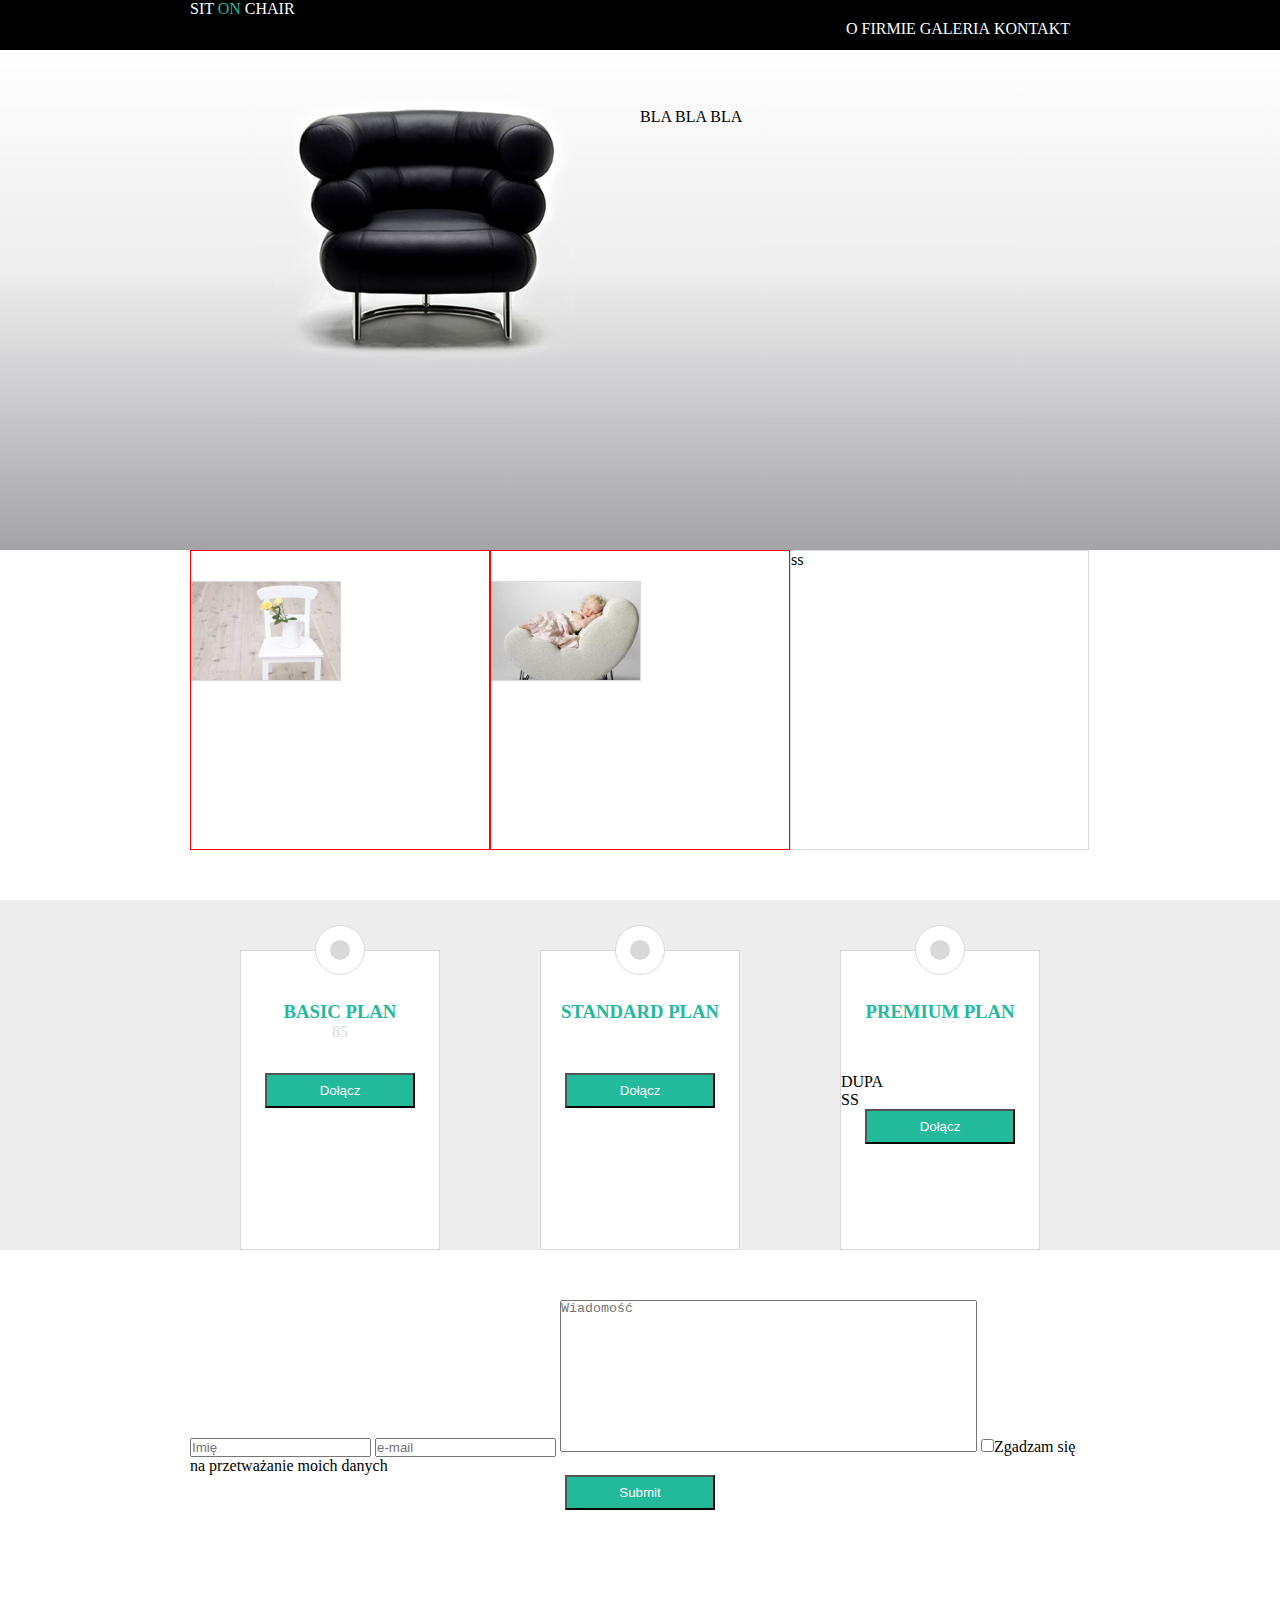
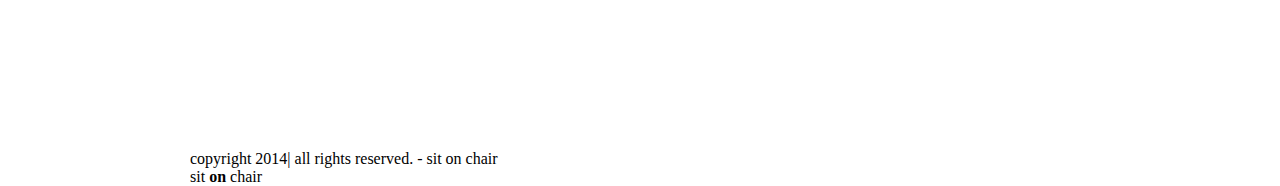
<file: index.html>
<!DOCTYPE html>
<html lang="en">
	<head>
		<head>
	    <meta charset="UTF-8">
	    <meta name="viewport" content="width=device-width, initial-scale=1.0">
	    <title>Warsztat 1</title>
	    <link rel="stylesheet" href="css/style.css">
	</head>
	
	<body>
		<header>
			<div class="container clearfix">
				<div class="logo">SIT <span class="onlogo">ON</span> CHAIR</div>
				<nav>
					<ul>
						<li><a href="#company">O firmie</a></li>
						<li><a href="#gallery">Galeria</a></li>
						<li><a href="#contact">Kontakt</a></li>
					</ul>
				</nav>
			</div>
		</header>
		<section class="sectionone">
			<div class="container clearfix">
				<div class="first-left">
					<img src="./image/black_chair.png" title="" alt=" " />
				</div>
				<div class="first-right">
					<p>bla bla bla</p>	
				</div>			
			</div>
		</section>
		<section id="gallery" class="sectiontwo">
			<div class="container clearfix">
				<div class="second-img"><img src="./image/box1_img.jpg"></div>
				<div class="second-img"><img src="./image/box2_img.jpg"></div>
				<div class="second-right"><p>ss</p></div>
			</div>
		</section>
		<section class="sectionthree">
			<div class="container clearfix">
				<div class="label">
					<div class="circle"></div>
					<div class="circlet"></div>
					<h3>basic plan</h3>
					<div class="price">85</div>
					<p></p>
					<p></p>
					<button>Dołącz</button>
				</div>
				<div class="label">
					<div class="circle"></div>
					<div class="circlet"></div>
					<h3>standard plan</h3>
					<div class="price"></div>
					<p></p>
					<p></p>
					<p></p>
					<button>Dołącz</button>
				</div>
				<div class="label">
					<div class="circle"></div>
					<div class="circlet"></div>
					<h3>premium plan</h3>
					<div class="price"></div>
					<p>dupa</p>
					<p>ss</p>
					<p></p>
					<p></p>
					<button>Dołącz</button>
				</div>
			</div>	
		</section>
		<section id="contact">
			<div class="container clearfix">
				<form>
					<input type="text" name="name" placeholder="Imię">
					<input type="text" name="email" placeholder="e-mail">
					<textarea cols="50" rows="10" placeholder="Wiadomość"></textarea>
					<input type="checkbox" value="aprove">Zgadzam się na przetważanie moich danych
					<input type="submit" name="send" class="button">
				</form>
				<div class="chairimg"></div>
			</div>
		</section>
		<footer class="container clearfix">
			<p>copyright 2014| all rights reserved. - sit on chair</p>
			<div class="socialmedia"></div>
			<p>sit <b>on</b> chair</p>
		</footer>
	</body>
</html>
</file>
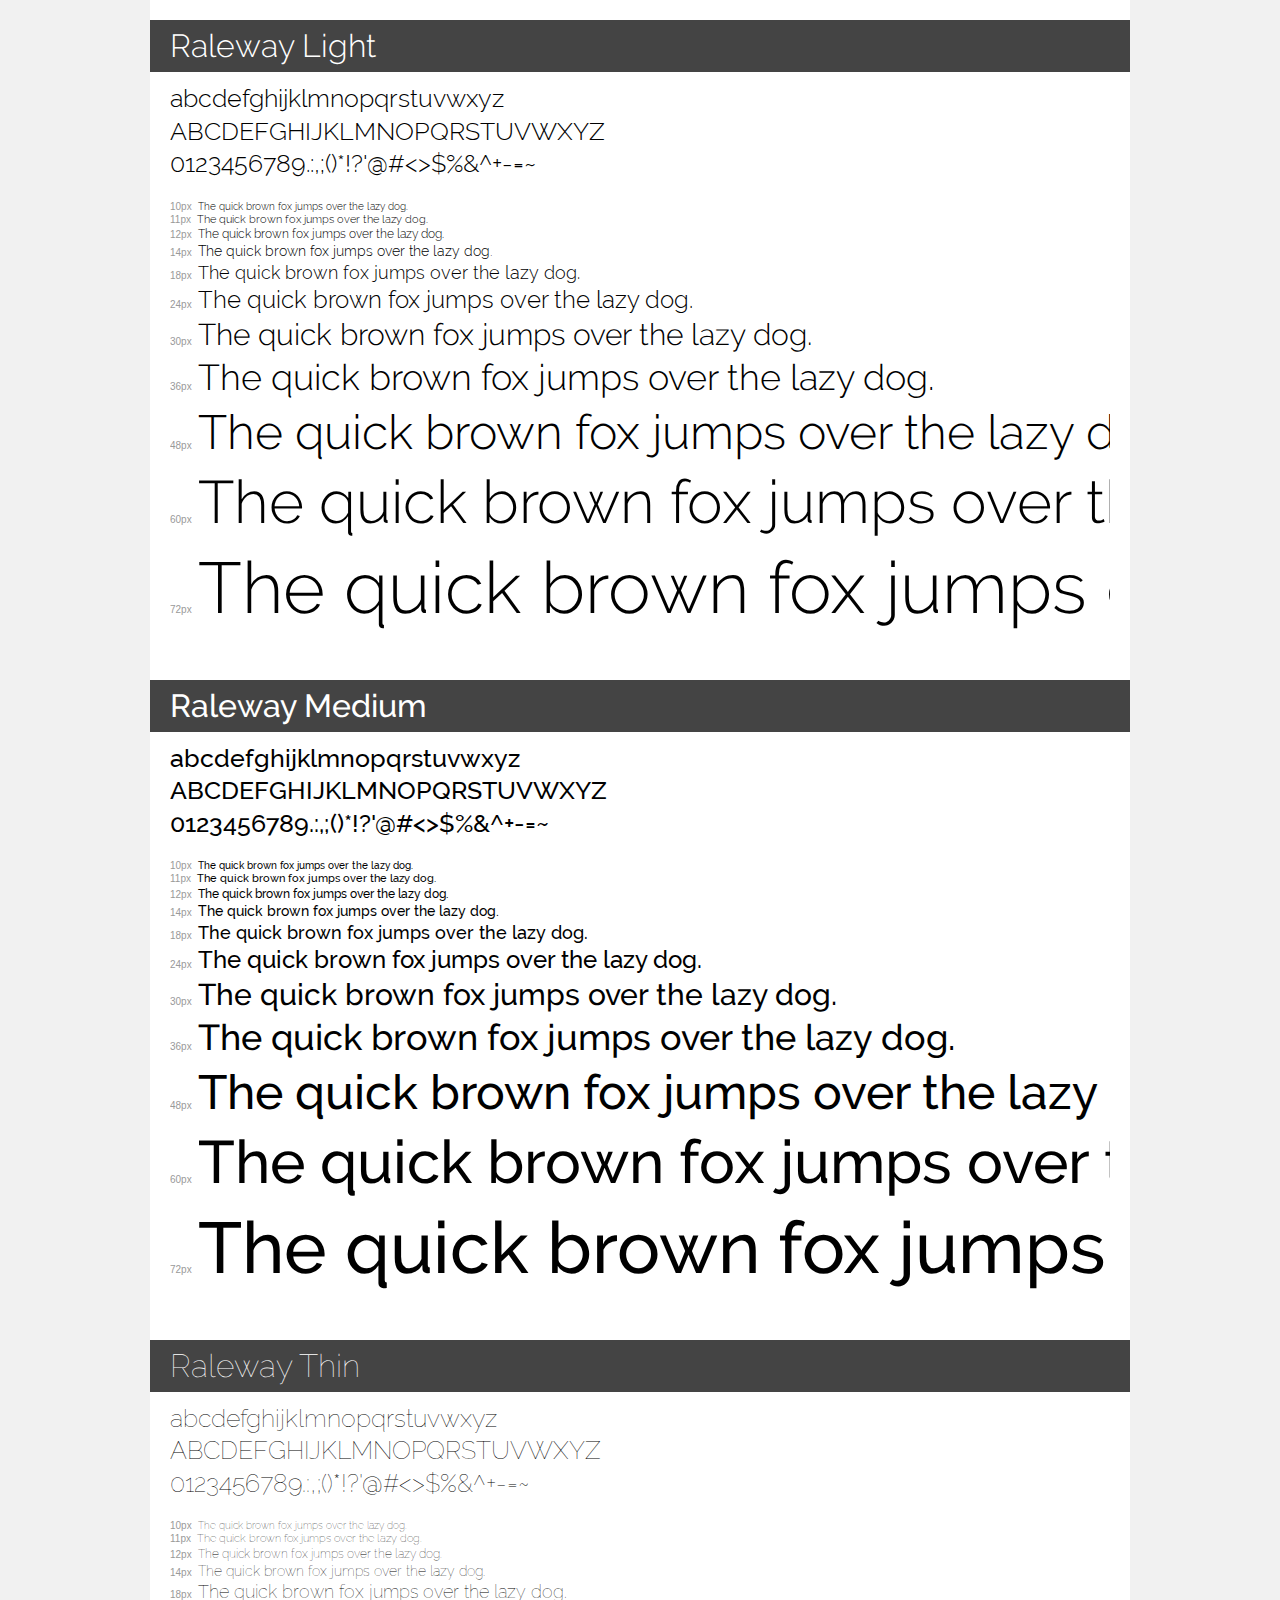
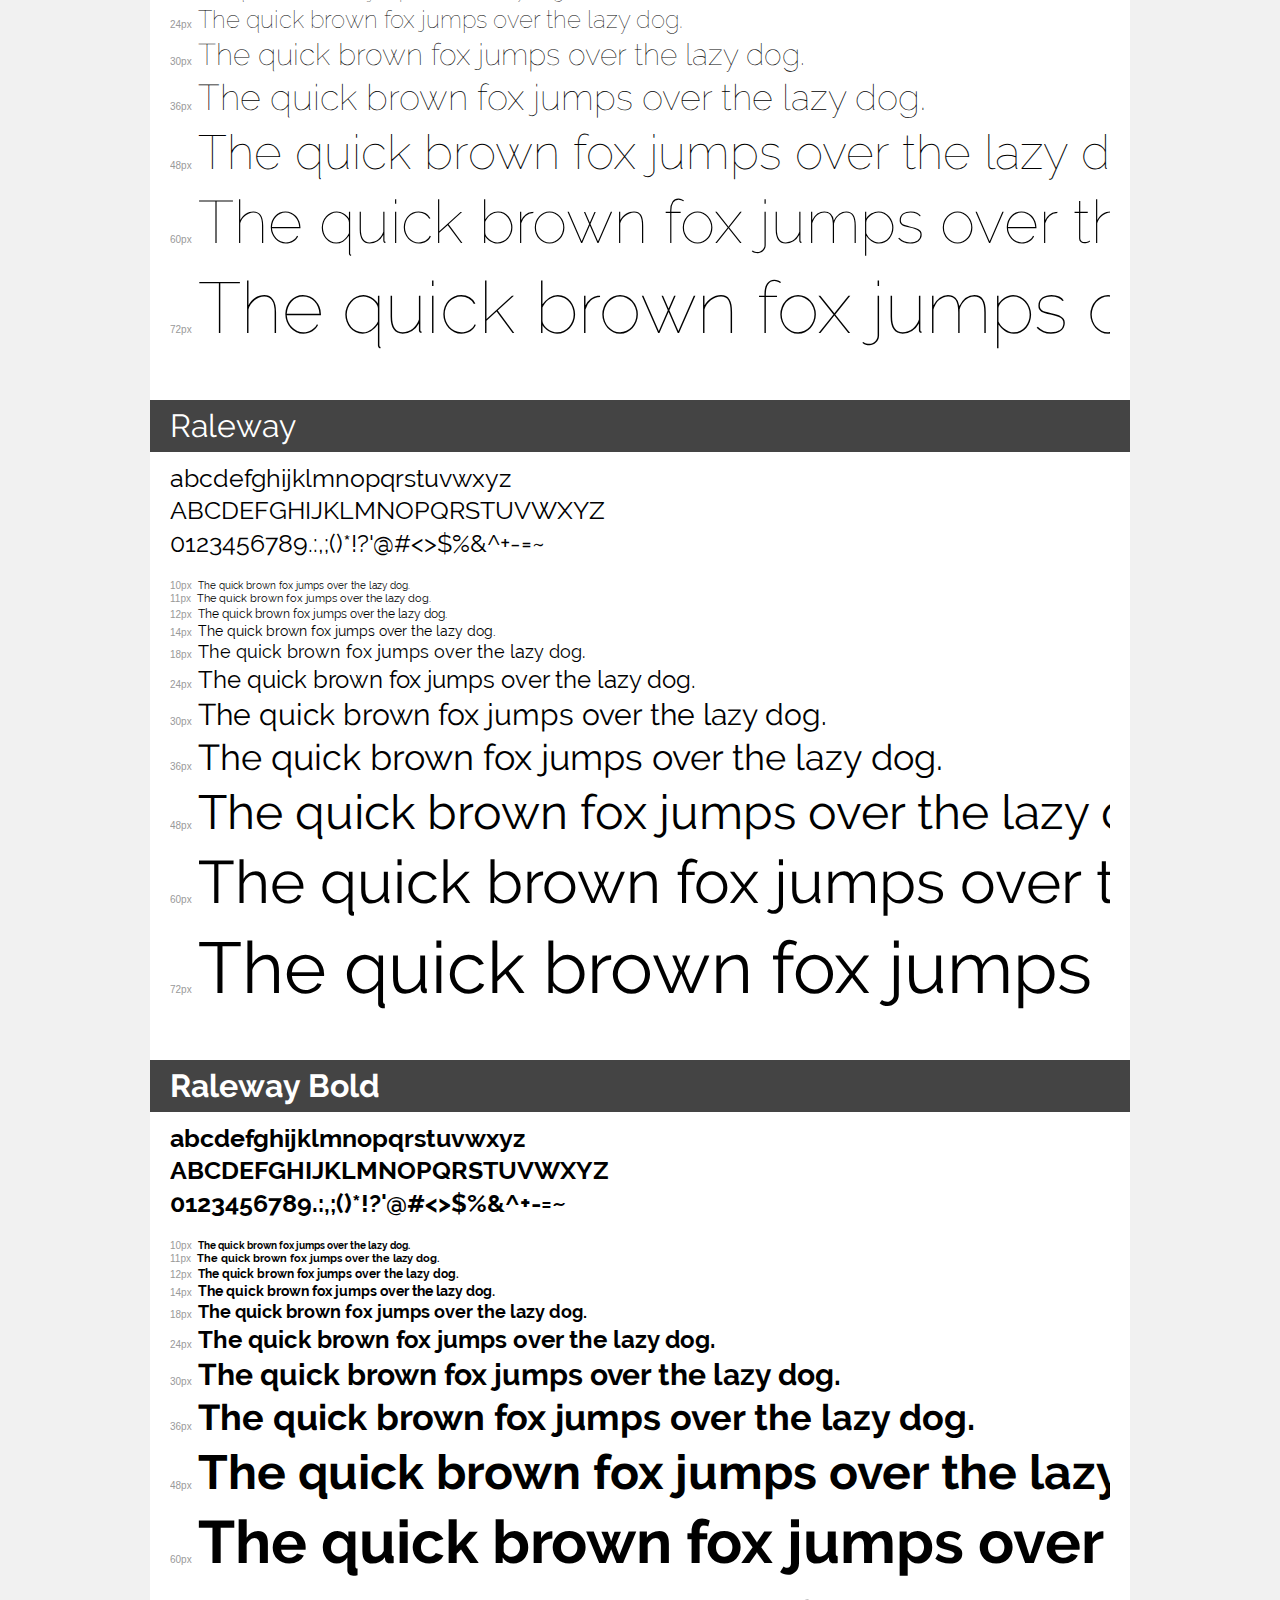
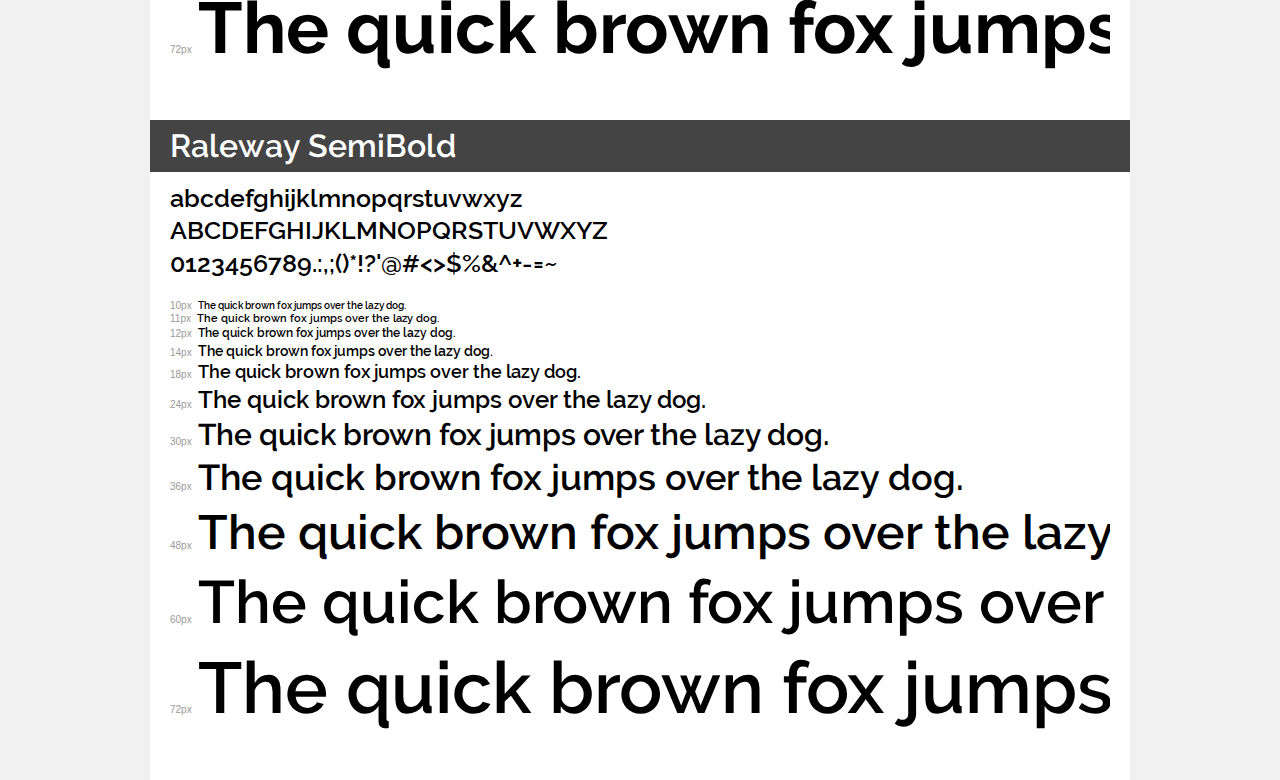
<file: fonts/demo.html>
<!DOCTYPE html>
<html>
<head>
	<meta charset="utf-8">
	<title>Transfonter demo</title>
	<link href="stylesheet.css" rel="stylesheet">
	<style>
		/*
		http://meyerweb.com/eric/tools/css/reset/
		v2.0 | 20110126
		License: none (public domain)
		*/
		html, body, div, span, applet, object, iframe,
		h1, h2, h3, h4, h5, h6, p, blockquote, pre,
		a, abbr, acronym, address, big, cite, code,
		del, dfn, em, img, ins, kbd, q, s, samp,
		small, strike, strong, sub, sup, tt, var,
		b, u, i, center,
		dl, dt, dd, ol, ul, li,
		fieldset, form, label, legend,
		table, caption, tbody, tfoot, thead, tr, th, td,
		article, aside, canvas, details, embed,
		figure, figcaption, footer, header, hgroup,
		menu, nav, output, ruby, section, summary,
		time, mark, audio, video {
			margin: 0;
			padding: 0;
			border: 0;
			font-size: 100%;
			font: inherit;
			vertical-align: baseline;
		}
		/* HTML5 display-role reset for older browsers */
		article, aside, details, figcaption, figure,
		footer, header, hgroup, menu, nav, section {
			display: block;
		}
		body {
			line-height: 1;
		}
		ol, ul {
			list-style: none;
		}
		blockquote, q {
			quotes: none;
		}
		blockquote:before, blockquote:after,
		q:before, q:after {
			content: '';
			content: none;
		}
		table {
			border-collapse: collapse;
			border-spacing: 0;
		}
		/* common styles */
		body {
			background: #f1f1f1;
			color: #000;
		}
		.page {
			background: #fff;
			width: 940px;
			margin: 0 auto;
			padding: 20px 20px 0 20px;
			overflow: hidden;
		}
		.font-container {
			overflow-x: auto;
			overflow-y: hidden;
			margin-bottom: 40px;
			line-height: 1.3;
			white-space: nowrap;
			padding-bottom: 5px;
		}
		h1 {
			position: relative;
			background: #444;
			font-size: 32px;
			color: #fff;
			padding: 10px 20px;
			margin: 0 -20px 10px -20px;
		}
		.letters {
			font-size: 25px;
			margin-bottom: 20px;
		}
		.s10:before {
			content: '10px';
		}
		.s11:before {
			content: '11px';
		}
		.s12:before {
			content: '12px';
		}
		.s14:before {
			content: '14px';
		}
		.s18:before {
			content: '18px';
		}
		.s24:before {
			content: '24px';
		}
		.s30:before {
			content: '30px';
		}
		.s36:before {
			content: '36px';
		}
		.s48:before {
			content: '48px';
		}
		.s60:before {
			content: '60px';
		}
		.s72:before {
			content: '72px';
		}
		.s10:before, .s11:before, .s12:before, .s14:before,
		.s18:before, .s24:before, .s30:before, .s36:before,
		.s48:before, .s60:before, .s72:before {
			font-family: Arial, sans-serif;
			font-size: 10px;
			font-weight: normal;
			font-style: normal;
			color: #999;
			padding-right: 6px;
		}
		/* fonts demo styles */
		.demo-0 {
			font-family: 'Raleway';
			font-weight: 300;
			font-style: normal;
		}
		.demo-1 {
			font-family: 'Raleway';
			font-weight: 500;
			font-style: normal;
		}
		.demo-2 {
			font-family: 'Raleway';
			font-weight: 100;
			font-style: normal;
		}
		.demo-3 {
			font-family: 'Raleway';
			font-weight: normal;
			font-style: normal;
		}
		.demo-4 {
			font-family: 'Raleway';
			font-weight: bold;
			font-style: normal;
		}
		.demo-5 {
			font-family: 'Raleway';
			font-weight: 600;
			font-style: normal;
		}
	</style>
</head>
<body>
<div class="page">
	<div class="demo-0">
		<h1>Raleway Light</h1>
		<div class="font-container">
			<p class="letters">
				abcdefghijklmnopqrstuvwxyz <br />
				ABCDEFGHIJKLMNOPQRSTUVWXYZ <br />				0123456789.:,;()*!?'@#<>$%&^+-=~
			</p>
			<p class="s10" style="font-size: 10px;">The quick brown fox jumps over the lazy dog.</p>
			<p class="s11" style="font-size: 11px;">The quick brown fox jumps over the lazy dog.</p>
			<p class="s12" style="font-size: 12px;">The quick brown fox jumps over the lazy dog.</p>
			<p class="s14" style="font-size: 14px;">The quick brown fox jumps over the lazy dog.</p>
			<p class="s18" style="font-size: 18px;">The quick brown fox jumps over the lazy dog.</p>
			<p class="s24" style="font-size: 24px;">The quick brown fox jumps over the lazy dog.</p>
			<p class="s30" style="font-size: 30px;">The quick brown fox jumps over the lazy dog.</p>
			<p class="s36" style="font-size: 36px;">The quick brown fox jumps over the lazy dog.</p>
			<p class="s48" style="font-size: 48px;">The quick brown fox jumps over the lazy dog.</p>
			<p class="s60" style="font-size: 60px;">The quick brown fox jumps over the lazy dog.</p>
			<p class="s72" style="font-size: 72px;">The quick brown fox jumps over the lazy dog.</p>
		</div>
	</div>
	<div class="demo-1">
		<h1>Raleway Medium</h1>
		<div class="font-container">
			<p class="letters">
				abcdefghijklmnopqrstuvwxyz <br />
				ABCDEFGHIJKLMNOPQRSTUVWXYZ <br />				0123456789.:,;()*!?'@#<>$%&^+-=~
			</p>
			<p class="s10" style="font-size: 10px;">The quick brown fox jumps over the lazy dog.</p>
			<p class="s11" style="font-size: 11px;">The quick brown fox jumps over the lazy dog.</p>
			<p class="s12" style="font-size: 12px;">The quick brown fox jumps over the lazy dog.</p>
			<p class="s14" style="font-size: 14px;">The quick brown fox jumps over the lazy dog.</p>
			<p class="s18" style="font-size: 18px;">The quick brown fox jumps over the lazy dog.</p>
			<p class="s24" style="font-size: 24px;">The quick brown fox jumps over the lazy dog.</p>
			<p class="s30" style="font-size: 30px;">The quick brown fox jumps over the lazy dog.</p>
			<p class="s36" style="font-size: 36px;">The quick brown fox jumps over the lazy dog.</p>
			<p class="s48" style="font-size: 48px;">The quick brown fox jumps over the lazy dog.</p>
			<p class="s60" style="font-size: 60px;">The quick brown fox jumps over the lazy dog.</p>
			<p class="s72" style="font-size: 72px;">The quick brown fox jumps over the lazy dog.</p>
		</div>
	</div>
	<div class="demo-2">
		<h1>Raleway Thin</h1>
		<div class="font-container">
			<p class="letters">
				abcdefghijklmnopqrstuvwxyz <br />
				ABCDEFGHIJKLMNOPQRSTUVWXYZ <br />				0123456789.:,;()*!?'@#<>$%&^+-=~
			</p>
			<p class="s10" style="font-size: 10px;">The quick brown fox jumps over the lazy dog.</p>
			<p class="s11" style="font-size: 11px;">The quick brown fox jumps over the lazy dog.</p>
			<p class="s12" style="font-size: 12px;">The quick brown fox jumps over the lazy dog.</p>
			<p class="s14" style="font-size: 14px;">The quick brown fox jumps over the lazy dog.</p>
			<p class="s18" style="font-size: 18px;">The quick brown fox jumps over the lazy dog.</p>
			<p class="s24" style="font-size: 24px;">The quick brown fox jumps over the lazy dog.</p>
			<p class="s30" style="font-size: 30px;">The quick brown fox jumps over the lazy dog.</p>
			<p class="s36" style="font-size: 36px;">The quick brown fox jumps over the lazy dog.</p>
			<p class="s48" style="font-size: 48px;">The quick brown fox jumps over the lazy dog.</p>
			<p class="s60" style="font-size: 60px;">The quick brown fox jumps over the lazy dog.</p>
			<p class="s72" style="font-size: 72px;">The quick brown fox jumps over the lazy dog.</p>
		</div>
	</div>
	<div class="demo-3">
		<h1>Raleway</h1>
		<div class="font-container">
			<p class="letters">
				abcdefghijklmnopqrstuvwxyz <br />
				ABCDEFGHIJKLMNOPQRSTUVWXYZ <br />				0123456789.:,;()*!?'@#<>$%&^+-=~
			</p>
			<p class="s10" style="font-size: 10px;">The quick brown fox jumps over the lazy dog.</p>
			<p class="s11" style="font-size: 11px;">The quick brown fox jumps over the lazy dog.</p>
			<p class="s12" style="font-size: 12px;">The quick brown fox jumps over the lazy dog.</p>
			<p class="s14" style="font-size: 14px;">The quick brown fox jumps over the lazy dog.</p>
			<p class="s18" style="font-size: 18px;">The quick brown fox jumps over the lazy dog.</p>
			<p class="s24" style="font-size: 24px;">The quick brown fox jumps over the lazy dog.</p>
			<p class="s30" style="font-size: 30px;">The quick brown fox jumps over the lazy dog.</p>
			<p class="s36" style="font-size: 36px;">The quick brown fox jumps over the lazy dog.</p>
			<p class="s48" style="font-size: 48px;">The quick brown fox jumps over the lazy dog.</p>
			<p class="s60" style="font-size: 60px;">The quick brown fox jumps over the lazy dog.</p>
			<p class="s72" style="font-size: 72px;">The quick brown fox jumps over the lazy dog.</p>
		</div>
	</div>
	<div class="demo-4">
		<h1>Raleway Bold</h1>
		<div class="font-container">
			<p class="letters">
				abcdefghijklmnopqrstuvwxyz <br />
				ABCDEFGHIJKLMNOPQRSTUVWXYZ <br />				0123456789.:,;()*!?'@#<>$%&^+-=~
			</p>
			<p class="s10" style="font-size: 10px;">The quick brown fox jumps over the lazy dog.</p>
			<p class="s11" style="font-size: 11px;">The quick brown fox jumps over the lazy dog.</p>
			<p class="s12" style="font-size: 12px;">The quick brown fox jumps over the lazy dog.</p>
			<p class="s14" style="font-size: 14px;">The quick brown fox jumps over the lazy dog.</p>
			<p class="s18" style="font-size: 18px;">The quick brown fox jumps over the lazy dog.</p>
			<p class="s24" style="font-size: 24px;">The quick brown fox jumps over the lazy dog.</p>
			<p class="s30" style="font-size: 30px;">The quick brown fox jumps over the lazy dog.</p>
			<p class="s36" style="font-size: 36px;">The quick brown fox jumps over the lazy dog.</p>
			<p class="s48" style="font-size: 48px;">The quick brown fox jumps over the lazy dog.</p>
			<p class="s60" style="font-size: 60px;">The quick brown fox jumps over the lazy dog.</p>
			<p class="s72" style="font-size: 72px;">The quick brown fox jumps over the lazy dog.</p>
		</div>
	</div>
	<div class="demo-5">
		<h1>Raleway SemiBold</h1>
		<div class="font-container">
			<p class="letters">
				abcdefghijklmnopqrstuvwxyz <br />
				ABCDEFGHIJKLMNOPQRSTUVWXYZ <br />				0123456789.:,;()*!?'@#<>$%&^+-=~
			</p>
			<p class="s10" style="font-size: 10px;">The quick brown fox jumps over the lazy dog.</p>
			<p class="s11" style="font-size: 11px;">The quick brown fox jumps over the lazy dog.</p>
			<p class="s12" style="font-size: 12px;">The quick brown fox jumps over the lazy dog.</p>
			<p class="s14" style="font-size: 14px;">The quick brown fox jumps over the lazy dog.</p>
			<p class="s18" style="font-size: 18px;">The quick brown fox jumps over the lazy dog.</p>
			<p class="s24" style="font-size: 24px;">The quick brown fox jumps over the lazy dog.</p>
			<p class="s30" style="font-size: 30px;">The quick brown fox jumps over the lazy dog.</p>
			<p class="s36" style="font-size: 36px;">The quick brown fox jumps over the lazy dog.</p>
			<p class="s48" style="font-size: 48px;">The quick brown fox jumps over the lazy dog.</p>
			<p class="s60" style="font-size: 60px;">The quick brown fox jumps over the lazy dog.</p>
			<p class="s72" style="font-size: 72px;">The quick brown fox jumps over the lazy dog.</p>
		</div>
	</div>
</div>
</body>
</html>
</file>
<file: css/style.css>
* {
	padding: 0;
	margin: 0;
	box-sizing: border-box;
}

.container {
	width: 900px;
	margin: 0 auto;
}

.clearfix::before, .clearfix::after {
	content: "";
	display: table;
	clear: both;
}

header {
	width: 100%;
	height: 50px;
	background-color: black;
}

.logo {
	float: left;
	color: white;
	width: 250px;
	margin: 0 auto;
}

.onlogo {
	color: #23ba9c;
}

nav {
	float: right;
	padding: 20px;
}
 header nav ul li {
	display: inline-block;
	list-style-type: none;
	text-decoration: none;
}

header a:link, header a:visited, header a:hover header a:active {
	color: white;
	text-decoration: none;
	text-transform: uppercase;
}

section{
	width: 100%;
	height: 500px;
}

.sectionone {
	background: background: rgba(255,255,255,1);
	background: -moz-linear-gradient(top, rgba(255,255,255,1) 0%, rgba(237,237,237,1) 45%, rgba(173,172,177,1) 93%, rgba(164,163,168,1) 100%);
	background: -webkit-gradient(left top, left bottom, color-stop(0%, rgba(255,255,255,1)), color-stop(45%, rgba(237,237,237,1)), color-stop(93%, rgba(173,172,177,1)), color-stop(100%, rgba(164,163,168,1)));
	background: -webkit-linear-gradient(top, rgba(255,255,255,1) 0%, rgba(237,237,237,1) 45%, rgba(173,172,177,1) 93%, rgba(164,163,168,1) 100%);
	background: -o-linear-gradient(top, rgba(255,255,255,1) 0%, rgba(237,237,237,1) 45%, rgba(173,172,177,1) 93%, rgba(164,163,168,1) 100%);
	background: -ms-linear-gradient(top, rgba(255,255,255,1) 0%, rgba(237,237,237,1) 45%, rgba(173,172,177,1) 93%, rgba(164,163,168,1) 100%);
	background: linear-gradient(to bottom, rgba(255,255,255,1) 0%, rgba(237,237,237,1) 45%, rgba(173,172,177,1) 93%, rgba(164,163,168,1) 100%);
	filter: progid:DXImageTransform.Microsoft.gradient( startColorstr='#ffffff', endColorstr='#a4a3a8', GradientType=0 );
}

.first-left {
	float: left;
	width: 450px;

}

.first-left div img {
	width: 450px;
	position: absolute;
	top: 0;
	left: 0;
	right: 0;
	margin: 0 auto;
}

.first-right {
	float: right;
	width: 450px;
}
.first-right p {
	text-transform: uppercase;
	margin-top: 50px;
}

.sectiontwo {
	background: white;
	height: 350px;
	
}

.second-img {
	float: left;
	width: 300px;
	height: 300px;
	border: 1px solid red;
}

.second-img img {
	display: block;
	width: 150px;
	height: 100px;
	margin-top: 30px;
	border: 1px solid #d9d9d9;
}

/*.second-right p {
	display: block;
	position: absolute;
	width: 300px;
	height: 300px;
	border: 1px solid red;
	margin-left: 600px;*/
}

.second-right {
	float:right;
	width: 300px;
	height: 300px;
	border: 1px solid red;
}

.second-right p {
	display: inline-block;
	width: 299px;
	height: 300px;
	border: 1px solid #d9d9d9;
}
/*ustawić marginesy*/

.sectionthree {
	background: #ededed;
	height: 350px;
}

.sectionthree .label {
	float: left;
}

.label {
	position: relative;
	width: 200px;
	height: 300px;
	border: 1px solid #d9d9d9;
	margin: 50px;
	text-transform: uppercase;
	background-color: white;
}

.circle{
	width: 50px;
	height: 50px;
	border: 1px solid #d9d9d9;
	border-radius: 50%;
	position: absolute;
	top: -26px;
	left: 0;
	right: 0;
	margin:0 auto;
	background-color: white;
}

.circlet{
	width: 20px;
	height: 20px;
	background-color: #d9d9d9;
	border-radius: 50%;
	position: absolute;
	top: -11px;
	left: 0;
	right: 0;
	margin:0 auto;

}

h3 {
	display: block;
	margin-top: 50px;	
	text-align: center;
	position: relative;
	color: #23ba9c;
	
}

.price {
	border-color: #d9d9d9;
	background: white;
	color: #d9d9d9;
	display: block;
	width: 50px;
	height: 50px;
	border-radius: 50%;
	top: 0;
	left: 0;
	right: 0;
	margin:0 auto;
	text-align: center;
	

}

button {
	display: block;
	width: 150px;
	height: 35px;
	background-color: #23ba9c;
	color: white;
	position: relative;
	margin: 0 auto;
}

.label:hover { 

	position: relative;
	width: 200px;
	height: 300px;
	border: 3px solid green;
	margin: 50px;
}

.circle:hover {
	width: 50px;
	height: 50px;
	border: 3px solid black;
	border-radius: 50%;
	position: absolute;
	top: -26px;
	left: 0;
	right: 0;
	margin:0 auto;
	background-color: white;
}

.circlet:hover {
	width: 20px;
	height: 20px;
	background-color: black;
	border-radius: 50%;
	position: absolute;
	top: -11px;
	left: 0;
	right: 0;
	margin:0 auto;

}

h3:hover {
	display: block;
	margin-top: 50px;	
	text-align: center;
	position: relative;
	
}

.price:hover {
	background: black;
	display: block;
	width: 50px;
	height: 50px;
	border-radius: 50%;
	top: 0;
	left: 0;
	right: 0;
	margin:0 auto;

}

button:hover {
	display: block;
	width: 150px;
	height: 35px;
	background-color: black;
	color: white;
	position: relative;
	margin: 0 auto;
}

.button {
	display: block;
	width: 150px;
	height: 35px;
	background-color: #23ba9c;
	color: white;
	position: relative;
	margin: 0 auto;
}





textarea {
resize: none;
}
</file>
<file: fonts/stylesheet.css>
/* This stylesheet generated by Transfonter (http://transfonter.org) on July 16, 2016 7:14 PM */

@font-face {
	font-family: 'Raleway';
	src: url('Raleway-Light.eot');
	src: url('Raleway-Light.eot?#iefix') format('embedded-opentype'),
		url('Raleway-Light.woff2') format('woff2'),
		url('Raleway-Light.woff') format('woff'),
		url('Raleway-Light.ttf') format('truetype'),
		url('Raleway-Light.svg#Raleway-Light') format('svg');
	font-weight: 300;
	font-style: normal;
}

@font-face {
	font-family: 'Raleway';
	src: url('Raleway-Medium.eot');
	src: url('Raleway-Medium.eot?#iefix') format('embedded-opentype'),
		url('Raleway-Medium.woff2') format('woff2'),
		url('Raleway-Medium.woff') format('woff'),
		url('Raleway-Medium.ttf') format('truetype'),
		url('Raleway-Medium.svg#Raleway-Medium') format('svg');
	font-weight: 500;
	font-style: normal;
}

@font-face {
	font-family: 'Raleway';
	src: url('Raleway-Thin.eot');
	src: url('Raleway-Thin.eot?#iefix') format('embedded-opentype'),
		url('Raleway-Thin.woff2') format('woff2'),
		url('Raleway-Thin.woff') format('woff'),
		url('Raleway-Thin.ttf') format('truetype'),
		url('Raleway-Thin.svg#Raleway-Thin') format('svg');
	font-weight: 100;
	font-style: normal;
}

@font-face {
	font-family: 'Raleway';
	src: url('Raleway-Regular.eot');
	src: url('Raleway-Regular.eot?#iefix') format('embedded-opentype'),
		url('Raleway-Regular.woff2') format('woff2'),
		url('Raleway-Regular.woff') format('woff'),
		url('Raleway-Regular.ttf') format('truetype'),
		url('Raleway-Regular.svg#Raleway-Regular') format('svg');
	font-weight: normal;
	font-style: normal;
}

@font-face {
	font-family: 'Raleway';
	src: url('Raleway-Bold.eot');
	src: url('Raleway-Bold.eot?#iefix') format('embedded-opentype'),
		url('Raleway-Bold.woff2') format('woff2'),
		url('Raleway-Bold.woff') format('woff'),
		url('Raleway-Bold.ttf') format('truetype'),
		url('Raleway-Bold.svg#Raleway-Bold') format('svg');
	font-weight: bold;
	font-style: normal;
}

@font-face {
	font-family: 'Raleway';
	src: url('Raleway-SemiBold.eot');
	src: url('Raleway-SemiBold.eot?#iefix') format('embedded-opentype'),
		url('Raleway-SemiBold.woff2') format('woff2'),
		url('Raleway-SemiBold.woff') format('woff'),
		url('Raleway-SemiBold.ttf') format('truetype'),
		url('Raleway-SemiBold.svg#Raleway-SemiBold') format('svg');
	font-weight: 600;
	font-style: normal;
}
</file>
